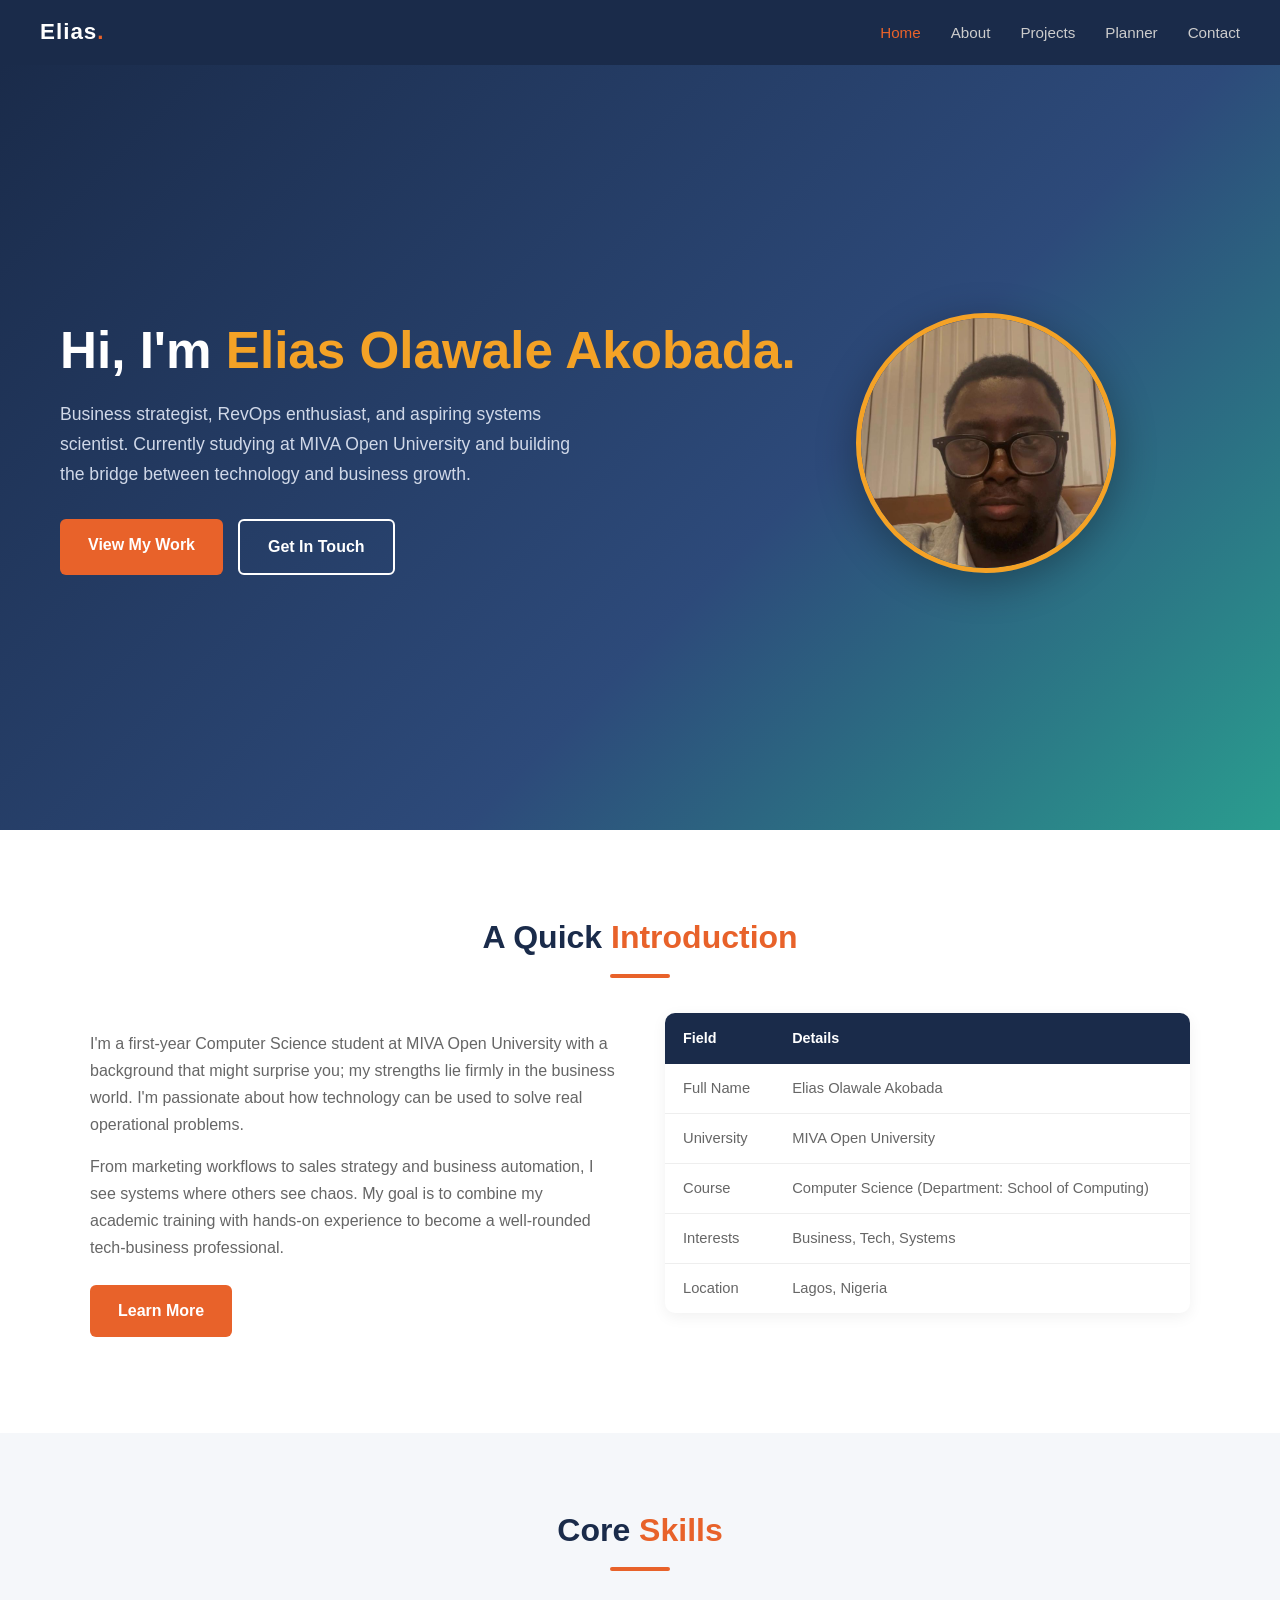
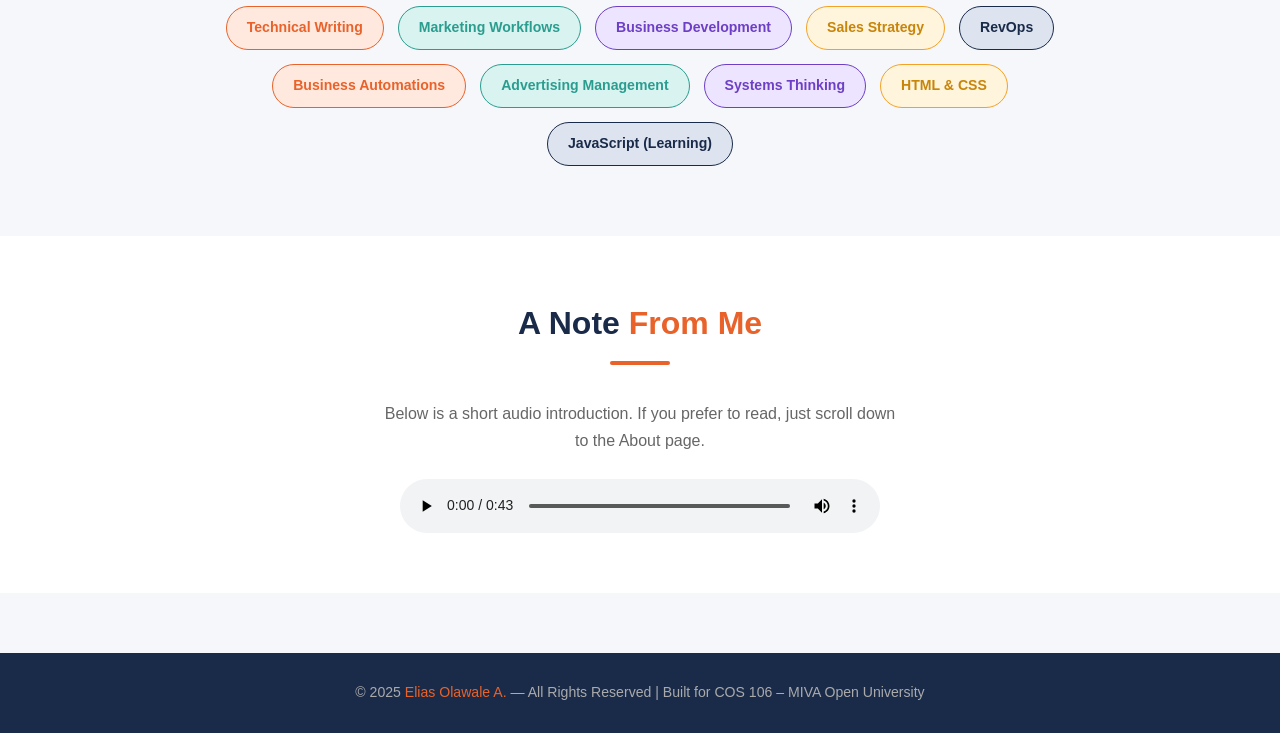
<file: index.html>
<!DOCTYPE html>
<html lang="en">
<head>
  <meta charset="UTF-8" />
  <meta name="viewport" content="width=device-width, initial-scale=1.0"/>
  <title>Elias Olawale A. | Portfolio</title>
  <link rel="stylesheet" href="style.css" />
</head>
<body>

  <nav>
    <a href="index.html" class="nav-logo">Elias<span>.</span></a>
    <ul class="nav-links" id="nav-links">
      <li><a href="index.html" class="active">Home</a></li>
      <li><a href="about.html">About</a></li>
      <li><a href="projects.html">Projects</a></li>
      <li><a href="planner.html">Planner</a></li>
      <li><a href="contact.html">Contact</a></li>
    </ul>
    <button class="hamburger" onclick="toggleNav()" aria-label="Toggle menu">
      <span></span><span></span><span></span>
    </button>
  </nav>

  <!-- HERO -->
  <section class="hero fade-up">
    <div class="hero-text">
      <h1>Hi, I'm <span>Elias Olawale Akobada.</span></h1>
      <p>Business strategist, RevOps enthusiast, and aspiring systems scientist. Currently studying at MIVA Open University and building the bridge between technology and business growth.</p>
      <div class="hero-btns">
        <a href="projects.html" class="btn-primary">View My Work</a>
        <a href="contact.html" class="btn-secondary">Get In Touch</a>
      </div>
    </div>
    <div class="hero-img">
  <img src="./me.jpeg" alt="Hero Image" class="profile-img">
</div>
  </section>

  <!-- QUICK BIO -->
  <section class="about-preview">
    <h2 class="section-title">A Quick <span>Introduction</span></h2>
    <div class="divider"></div>
    <div class="about-grid">
      <div>
        <p>I'm a first-year Computer Science student at MIVA Open University with a background that might surprise you; my strengths lie firmly in the business world. I'm passionate about how technology can be used to solve real operational problems.</p>
        <p>From marketing workflows to sales strategy and business automation, I see systems where others see chaos. My goal is to combine my academic training with hands-on experience to become a well-rounded tech-business professional.</p>
        <a href="about.html" class="btn-primary" style="display:inline-block; margin-top:10px;">Learn More</a>
      </div>
      <div>
        <!-- quick facts table -->
        <table class="edu-table">
          <thead>
            <tr>
              <th>Field</th>
              <th>Details</th>
            </tr>
          </thead>
          <tbody>
            <tr>
              <td>Full Name</td>
              <td>Elias Olawale Akobada</td>
            </tr>
            <tr>
              <td>University</td>
              <td>MIVA Open University</td>
            </tr>
            <tr>
              <td>Course</td>
              <td>Computer Science (Department: School of Computing)</td>
            </tr>
            <tr>
              <td>Interests</td>
              <td>Business, Tech, Systems</td>
            </tr>
            <tr>
              <td>Location</td>
              <td>Lagos, Nigeria</td>
            </tr>
          </tbody>
        </table>
      </div>
    </div>
  </section>

  <!-- SKILLS PREVIEW -->
  <section class="skills-preview">
    <h2 class="section-title">Core <span>Skills</span></h2>
    <div class="divider"></div>
    <div class="skills-grid">
      <span class="skill-tag orange">Technical Writing</span>
      <span class="skill-tag teal">Marketing Workflows</span>
      <span class="skill-tag purple">Business Development</span>
      <span class="skill-tag gold">Sales Strategy</span>
      <span class="skill-tag navy">RevOps</span>
      <span class="skill-tag orange">Business Automations</span>
      <span class="skill-tag teal">Advertising Management</span>
      <span class="skill-tag purple">Systems Thinking</span>
      <span class="skill-tag gold">HTML & CSS</span>
      <span class="skill-tag navy">JavaScript (Learning)</span>
    </div>
  </section>

  <!-- AUDIO INTRO SECTION (multimedia req) -->
  <section style="background: white; padding: 60px; text-align: center;">
    <h2 class="section-title">A Note <span>From Me</span></h2>
    <div class="divider"></div>
    <p style="color: var(--grey); max-width: 520px; margin: 0 auto 25px;">
      Below is a short audio introduction. If you prefer to read, just scroll down to the About page.
    </p>
    <audio controls style="width:100%; max-width:480px; display:block; margin: 0 auto;">
      <source src="intro.mp3" type="audio/mpeg">
      Your browser doesn't support the audio element — that's alright, check out the About page instead.
    </audio>
  
  </section>

  <footer>
    <p>&copy; 2025 <span>Elias Olawale A.</span> — All Rights Reserved | Built for COS 106 – MIVA Open University</p>
  </footer>

  <script src="main.js"></script>
</body>
</html>
</file>
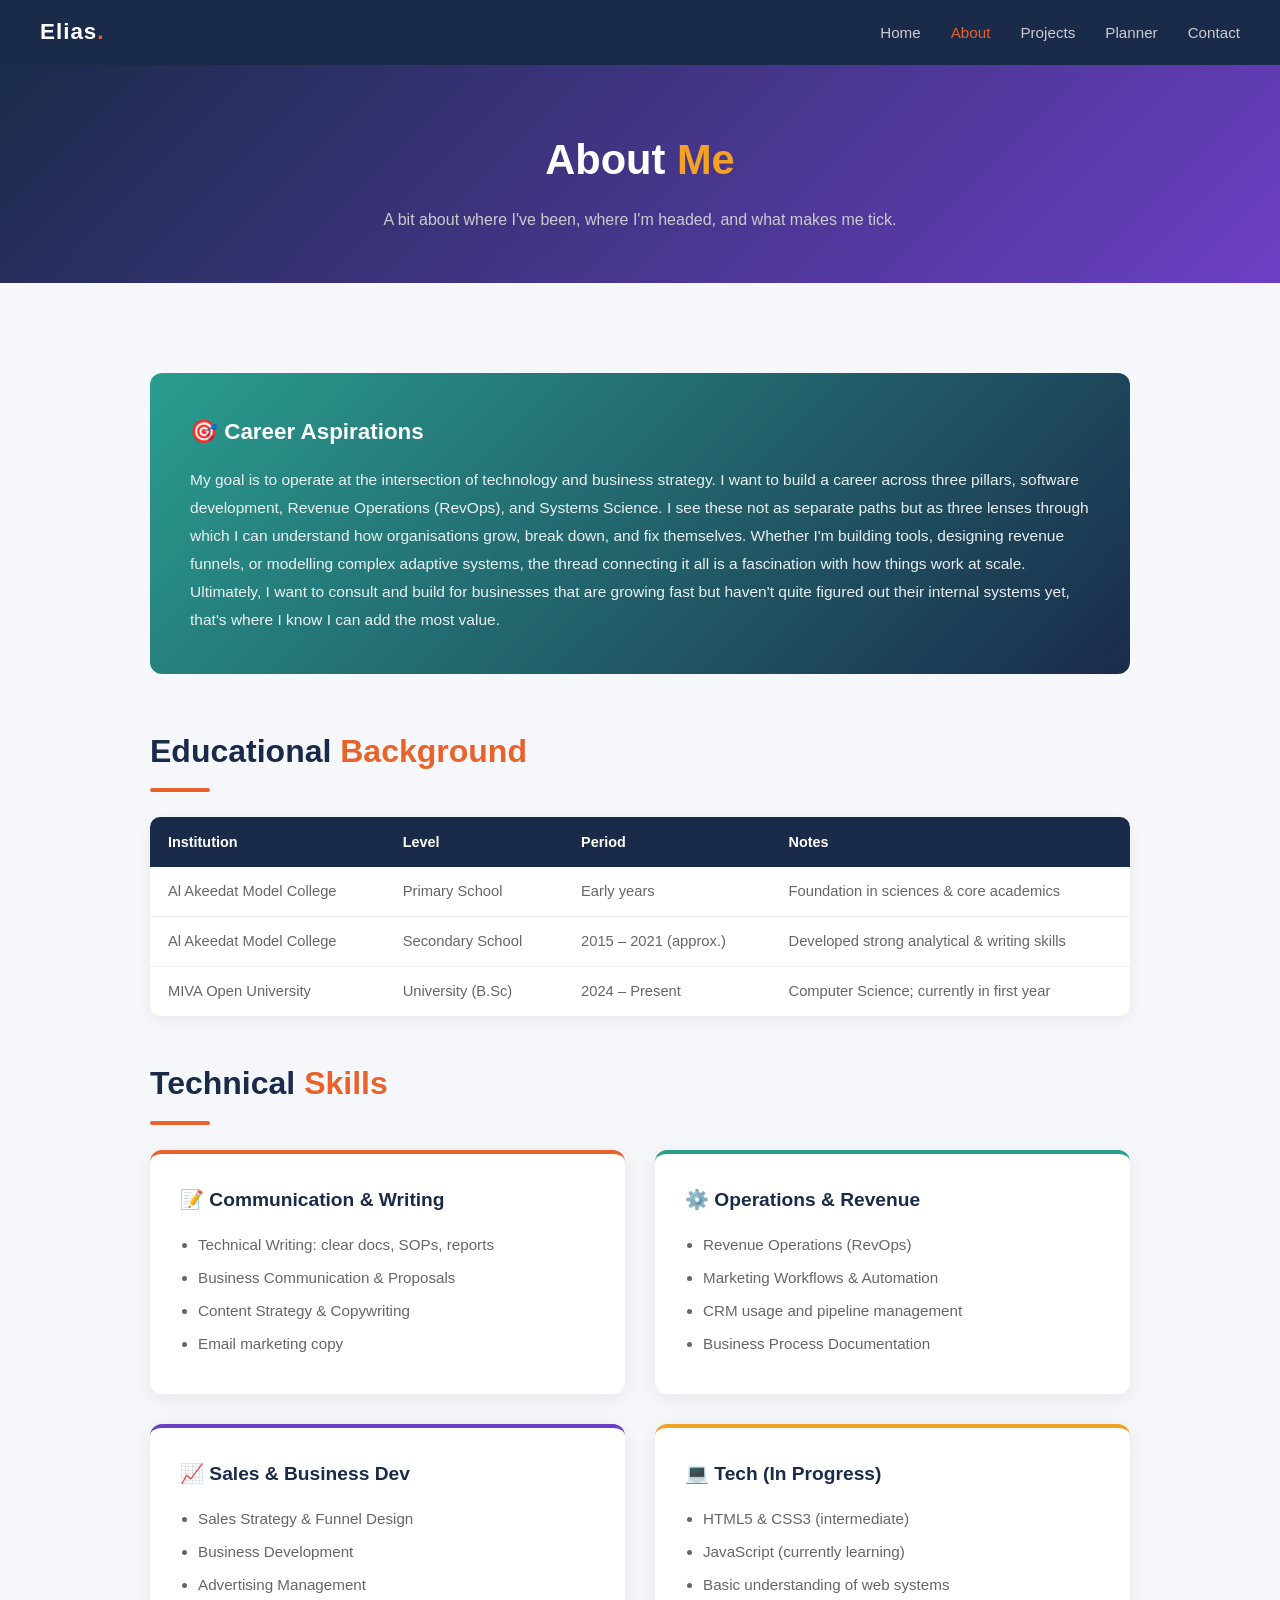
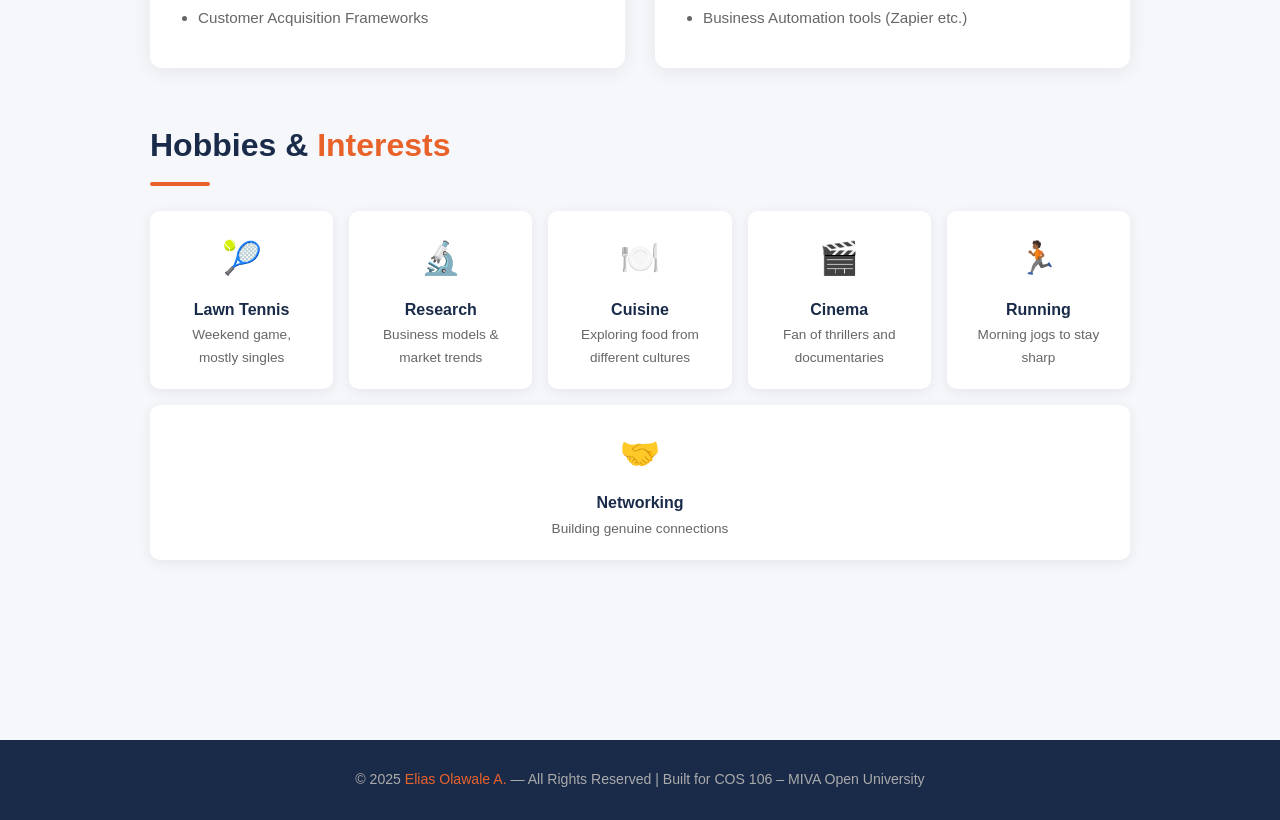
<file: about.html>
<!DOCTYPE html>
<html lang="en">
<head>
  <meta charset="UTF-8" />
  <meta name="viewport" content="width=device-width, initial-scale=1.0"/>
  <title>About Me | Elias Olawale A.</title>
  <link rel="stylesheet" href="style.css" />
</head>
<body>

  <nav>
    <a href="index.html" class="nav-logo">Elias<span>.</span></a>
    <ul class="nav-links" id="nav-links">
      <li><a href="index.html">Home</a></li>
      <li><a href="about.html" class="active">About</a></li>
      <li><a href="projects.html">Projects</a></li>
      <li><a href="planner.html">Planner</a></li>
      <li><a href="contact.html">Contact</a></li>
    </ul>
    <button class="hamburger" onclick="toggleNav()" aria-label="Toggle menu">
      <span></span><span></span><span></span>
    </button>
  </nav>

  <section class="page-hero">
    <h1>About <span style="color: var(--gold);">Me</span></h1>
    <p>A bit about where I've been, where I'm headed, and what makes me tick.</p>
  </section>

  <div class="about-page fade-up">

    <!-- CAREER ASPIRATIONS -->
    <div class="aspirations-block" style="margin-top: 20px;">
      <h3>🎯 Career Aspirations</h3>
      <p>My goal is to operate at the intersection of technology and business strategy. I want to build a career across three pillars, software development, Revenue Operations (RevOps), and Systems Science. I see these not as separate paths but as three lenses through which I can understand how organisations grow, break down, and fix themselves. Whether I'm building tools, designing revenue funnels, or modelling complex adaptive systems, the thread connecting it all is a fascination with how things work at scale. Ultimately, I want to consult and build for businesses that are growing fast but haven't quite figured out their internal systems yet, that's where I know I can add the most value.</p>
    </div>

    <!-- EDUCATION BACKGROUND -->
    <h2 class="section-title" style="text-align:left; margin-top: 50px; margin-bottom: 8px;">Educational <span>Background</span></h2>
    <div class="divider" style="margin: 10px 0 25px;"></div>

    <table class="edu-table">
      <thead>
        <tr>
          <th>Institution</th>
          <th>Level</th>
          <th>Period</th>
          <th>Notes</th>
        </tr>
      </thead>
      <tbody>
        <tr>
          <td>Al Akeedat Model College</td>
          <td>Primary School</td>
          <td>Early years</td>
          <td>Foundation in sciences & core academics</td>
        </tr>
        <tr>
          <td>Al Akeedat Model College</td>
          <td>Secondary School</td>
          <td>2015 – 2021 (approx.)</td>
          <td>Developed strong analytical &amp; writing skills</td>
        </tr>
        <tr>
          <td>MIVA Open University</td>
          <td>University (B.Sc)</td>
          <td>2024 – Present</td>
          <td>Computer Science; currently in first year</td>
        </tr>
      </tbody>
    </table>

    <!-- SKILLS CARDS -->
    <h2 class="section-title" style="text-align:left; margin-bottom: 8px;">Technical <span>Skills</span></h2>
    <div class="divider" style="margin: 10px 0 25px;"></div>

    <div class="about-cards">
      <div class="card">
        <h3>📝 Communication & Writing</h3>
        <ul>
          <li>Technical Writing: clear docs, SOPs, reports</li>
          <li>Business Communication & Proposals</li>
          <li>Content Strategy & Copywriting</li>
          <li>Email marketing copy</li>
        </ul>
      </div>

      <div class="card teal-top">
        <h3>⚙️ Operations & Revenue</h3>
        <ul>
          <li>Revenue Operations (RevOps)</li>
          <li>Marketing Workflows & Automation</li>
          <li>CRM usage and pipeline management</li>
          <li>Business Process Documentation</li>
        </ul>
      </div>

      <div class="card purple-top">
        <h3>📈 Sales & Business Dev</h3>
        <ul>
          <li>Sales Strategy & Funnel Design</li>
          <li>Business Development</li>
          <li>Advertising Management</li>
          <li>Customer Acquisition Frameworks</li>
        </ul>
      </div>

      <div class="card gold-top">
        <h3>💻 Tech (In Progress)</h3>
        <ul>
          <li>HTML5 & CSS3 (intermediate)</li>
          <li>JavaScript (currently learning)</li>
          <li>Basic understanding of web systems</li>
          <li>Business Automation tools (Zapier etc.)</li>
        </ul>
      </div>
    </div>

    <!-- HOBBIES -->
    <h2 class="section-title" style="text-align:left; margin-bottom: 8px;">Hobbies & <span>Interests</span></h2>
    <div class="divider" style="margin: 10px 0 25px;"></div>

    <div style="display: flex; flex-wrap: wrap; gap: 16px; margin-bottom: 50px;">
      <div style="background:white; border-radius:10px; padding: 20px 24px; box-shadow: 0 3px 14px rgba(0,0,0,0.07); flex:1; min-width:180px; text-align:center;">
        <div style="font-size: 2rem;">🎾</div>
        <p style="margin-top:10px; font-weight:600; color:var(--navy);">Lawn Tennis</p>
        <p style="font-size:0.85rem; color:var(--grey);">Weekend game, mostly singles</p>
      </div>
      <div style="background:white; border-radius:10px; padding: 20px 24px; box-shadow: 0 3px 14px rgba(0,0,0,0.07); flex:1; min-width:180px; text-align:center;">
        <div style="font-size: 2rem;">🔬</div>
        <p style="margin-top:10px; font-weight:600; color:var(--navy);">Research</p>
        <p style="font-size:0.85rem; color:var(--grey);">Business models & market trends</p>
      </div>
      <div style="background:white; border-radius:10px; padding: 20px 24px; box-shadow: 0 3px 14px rgba(0,0,0,0.07); flex:1; min-width:180px; text-align:center;">
        <div style="font-size: 2rem;">🍽️</div>
        <p style="margin-top:10px; font-weight:600; color:var(--navy);">Cuisine</p>
        <p style="font-size:0.85rem; color:var(--grey);">Exploring food from different cultures</p>
      </div>
      <div style="background:white; border-radius:10px; padding: 20px 24px; box-shadow: 0 3px 14px rgba(0,0,0,0.07); flex:1; min-width:180px; text-align:center;">
        <div style="font-size: 2rem;">🎬</div>
        <p style="margin-top:10px; font-weight:600; color:var(--navy);">Cinema</p>
        <p style="font-size:0.85rem; color:var(--grey);">Fan of thrillers and documentaries</p>
      </div>
      <div style="background:white; border-radius:10px; padding: 20px 24px; box-shadow: 0 3px 14px rgba(0,0,0,0.07); flex:1; min-width:180px; text-align:center;">
        <div style="font-size: 2rem;">🏃🏾</div>
        <p style="margin-top:10px; font-weight:600; color:var(--navy);">Running</p>
        <p style="font-size:0.85rem; color:var(--grey);">Morning jogs to stay sharp</p>
      </div>
      <div style="background:white; border-radius:10px; padding: 20px 24px; box-shadow: 0 3px 14px rgba(0,0,0,0.07); flex:1; min-width:180px; text-align:center;">
        <div style="font-size: 2rem;">🤝</div>
        <p style="margin-top:10px; font-weight:600; color:var(--navy);">Networking</p>
        <p style="font-size:0.85rem; color:var(--grey);">Building genuine connections</p>
      </div>
    </div>

  </div>

  <footer>
    <p>&copy; 2025 <span>Elias Olawale A.</span> — All Rights Reserved | Built for COS 106 – MIVA Open University</p>
  </footer>

  <script src="main.js"></script>
</body>
</html>
</file>
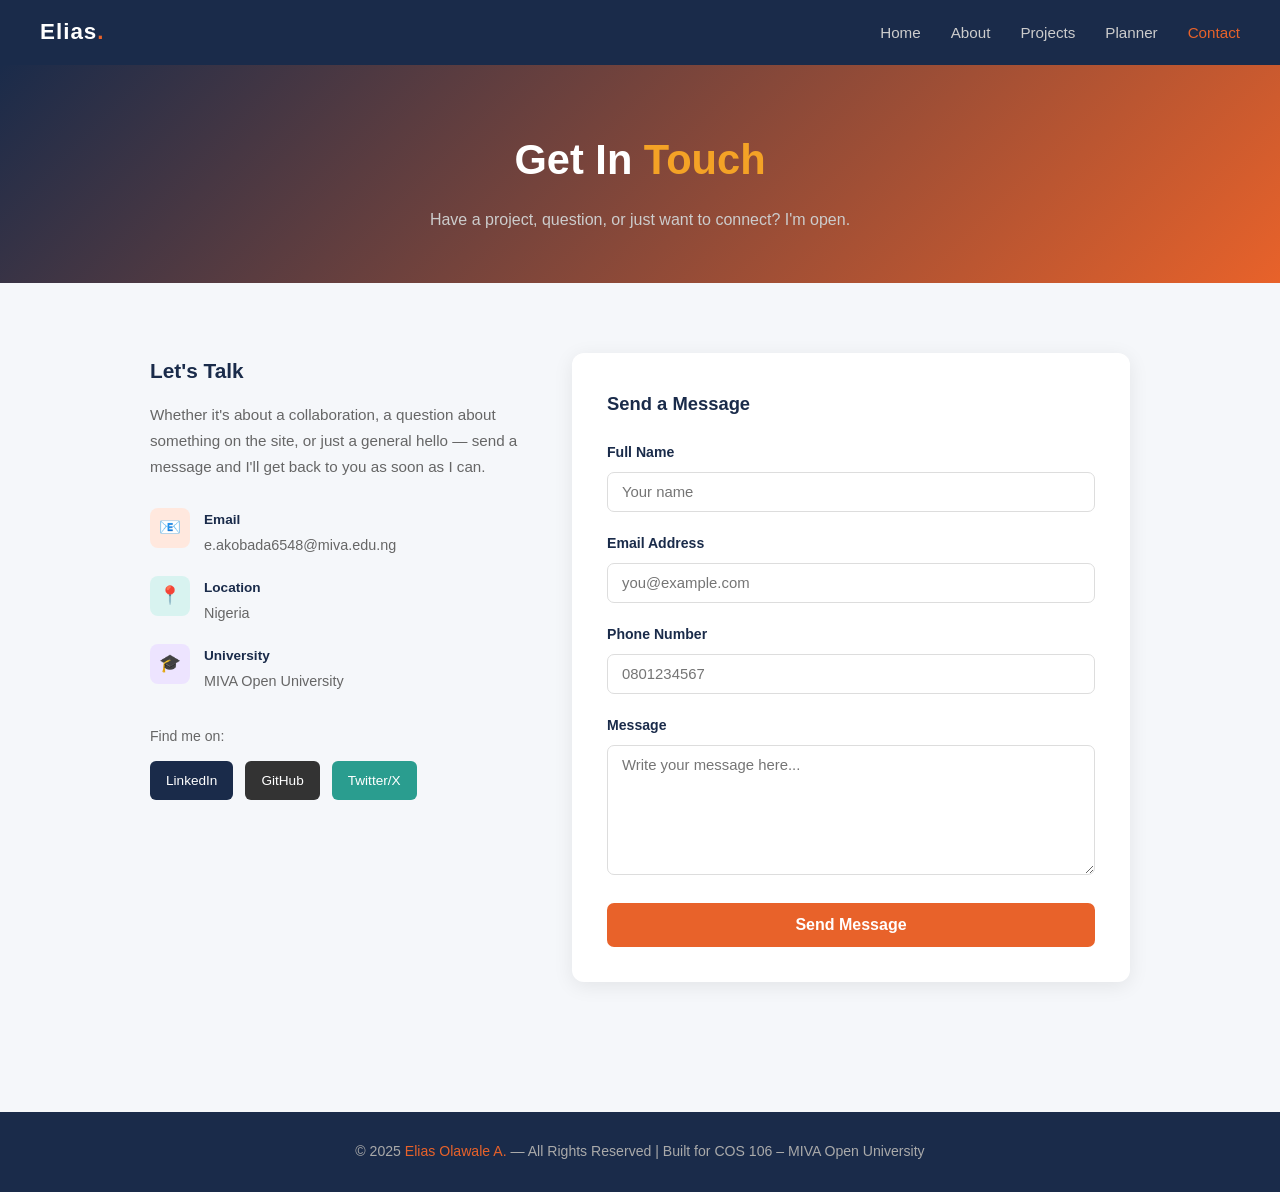
<file: contact.html>
<!DOCTYPE html>
<html lang="en">
<head>
  <meta charset="UTF-8" />
  <meta name="viewport" content="width=device-width, initial-scale=1.0"/>
  <title>Contact | Elias Olawale A.</title>
  <link rel="stylesheet" href="style.css" />
</head>
<body>

  <nav>
    <a href="index.html" class="nav-logo">Elias<span>.</span></a>
    <ul class="nav-links" id="nav-links">
      <li><a href="index.html">Home</a></li>
      <li><a href="about.html">About</a></li>
      <li><a href="projects.html">Projects</a></li>
      <li><a href="planner.html">Planner</a></li>
      <li><a href="contact.html" class="active">Contact</a></li>
    </ul>
    <button class="hamburger" onclick="toggleNav()" aria-label="Toggle menu">
      <span></span><span></span><span></span>
    </button>
  </nav>

  <section class="page-hero" style="background: linear-gradient(135deg, var(--navy), var(--orange));">
    <h1>Get In <span style="color: var(--gold);">Touch</span></h1>
    <p>Have a project, question, or just want to connect? I'm open.</p>
  </section>

  <section class="contact-page fade-up">
    <div class="contact-layout">

      <!-- LEFT: INFO -->
      <div class="contact-info">
        <h3>Let's Talk</h3>
        <p>Whether it's about a collaboration, a question about something on the site, or just a general hello — send a message and I'll get back to you as soon as I can.</p>

        <div class="contact-detail">
          <div class="c-icon orange">📧</div>
          <div class="c-detail-text">
            <strong>Email</strong>
            <span>e.akobada6548@miva.edu.ng</span>
          </div>
        </div>

        <div class="contact-detail">
          <div class="c-icon teal">📍</div>
          <div class="c-detail-text">
            <strong>Location</strong>
            <span>Nigeria</span>
          </div>
        </div>

        <div class="contact-detail">
          <div class="c-icon purple">🎓</div>
          <div class="c-detail-text">
            <strong>University</strong>
            <span>MIVA Open University</span>
          </div>
        </div>

        <div style="margin-top: 30px;">
          <p style="font-size: 0.88rem; color: var(--grey); margin-bottom: 12px;">Find me on:</p>
          <div style="display:flex; gap:12px; flex-wrap:wrap;">
            <a href="https://www.linkedin.com/in/elias-a-91085218b" style="background: var(--navy); color:white; padding: 8px 16px; border-radius:6px; text-decoration:none; font-size:0.85rem;">LinkedIn</a>
            <a href="https://github.com/electricityflowsinmyveins" style="background: #333; color:white; padding: 8px 16px; border-radius:6px; text-decoration:none; font-size:0.85rem;">GitHub</a>
            <a href="https://x.com/elinickflow?s=11" style="background: var(--teal); color:white; padding: 8px 16px; border-radius:6px; text-decoration:none; font-size:0.85rem;">Twitter/X</a>
          </div>
        </div>
      </div>

      <!-- RIGHT: FORM -->
      <div class="contact-form">
        <h3 style="color: var(--navy); margin-bottom: 22px; font-size: 1.15rem;">Send a Message</h3>

        <div class="form-group">
          <label for="c-name">Full Name</label>
          <input type="text" id="c-name" placeholder="Your name" />
          <span class="error-msg" id="err-name">Name can't be empty.</span>
        </div>

        <div class="form-group">
          <label for="c-email">Email Address</label>
          <input type="text" id="c-email" placeholder="you@example.com" />
          <span class="error-msg" id="err-email">Enter a valid email address.</span>
        </div>

        <div class="form-group">
          <label for="c-phone">Phone Number</label>
          <input type="text" id="c-phone" placeholder="0801234567" />
          <span class="error-msg" id="err-phone">Phone should only contain numbers.</span>
        </div>

        <div class="form-group">
          <label for="c-msg">Message</label>
          <textarea id="c-msg" placeholder="Write your message here..."></textarea>
          <span class="error-msg" id="err-msg">Please include a message.</span>
        </div>

        <button class="submit-btn" onclick="validateContactForm()">Send Message</button>

        <div class="success-msg" id="success-msg">
          ✅ Message sent! I'll get back to you soon.
        </div>
      </div>
    </div>
  </section>

  <footer>
    <p>&copy; 2025 <span>Elias Olawale A.</span> — All Rights Reserved | Built for COS 106 – MIVA Open University</p>
  </footer>

  <script src="contact.js"></script>
  <script src="main.js"></script>
</body>
</html>
</file>
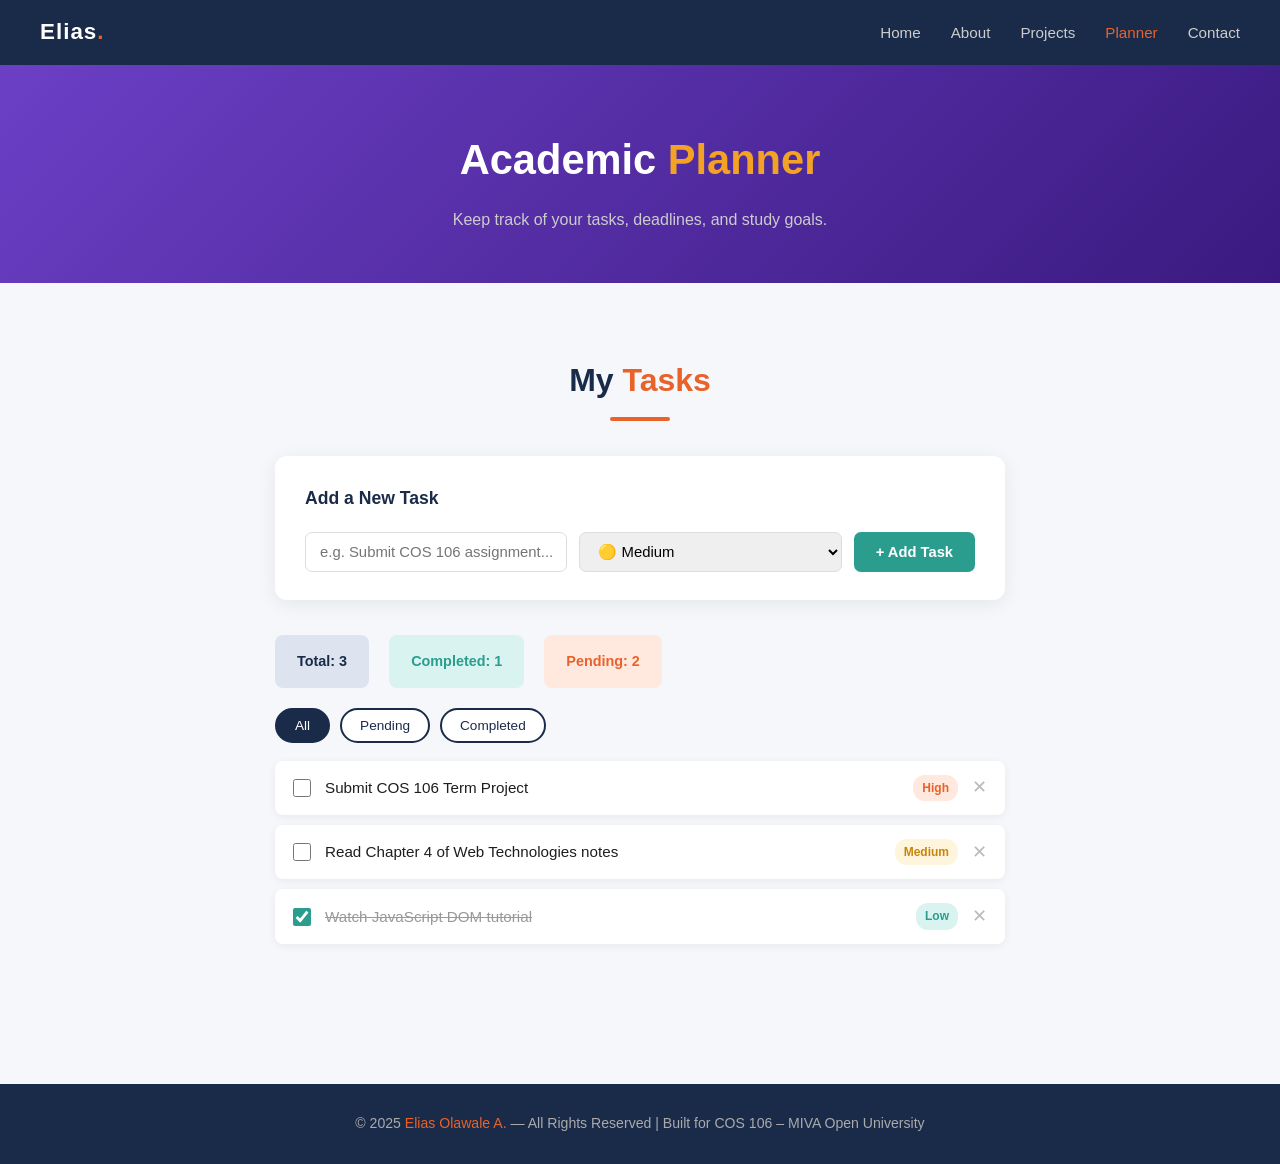
<file: planner.html>
<!DOCTYPE html>
<html lang="en">
<head>
  <meta charset="UTF-8" />
  <meta name="viewport" content="width=device-width, initial-scale=1.0"/>
  <title>Academic Planner | Elias Olawale A.</title>
  <link rel="stylesheet" href="style.css" />
</head>
<body>

  <nav>
    <a href="index.html" class="nav-logo">Elias<span>.</span></a>
    <ul class="nav-links" id="nav-links">
      <li><a href="index.html">Home</a></li>
      <li><a href="about.html">About</a></li>
      <li><a href="projects.html">Projects</a></li>
      <li><a href="planner.html" class="active">Planner</a></li>
      <li><a href="contact.html">Contact</a></li>
    </ul>
    <button class="hamburger" onclick="toggleNav()" aria-label="Toggle menu">
      <span></span><span></span><span></span>
    </button>
  </nav>

  <section class="page-hero" style="background: linear-gradient(135deg, var(--purple), #3a1a80);">
    <h1>Academic <span style="color: var(--gold);">Planner</span></h1>
    <p>Keep track of your tasks, deadlines, and study goals.</p>
  </section>

  <section class="planner-page fade-up">
    <h2 class="section-title">My <span>Tasks</span></h2>
    <div class="divider"></div>

    <!-- Add Task -->
    <div class="planner-input-area">
      <h3>Add a New Task</h3>
      <div class="planner-row">
        <input type="text" id="task-input" placeholder="e.g. Submit COS 106 assignment..." />
        <select id="priority-select">
          <option value="high">🔴 High Priority</option>
          <option value="medium" selected>🟡 Medium</option>
          <option value="low">🟢 Low</option>
        </select>
        <button onclick="addTask()">+ Add Task</button>
      </div>
      <p id="add-error" style="color: #e74c3c; font-size:0.82rem; margin-top:8px; display:none;">Please type something before adding a task.</p>
    </div>

    <!-- Stats -->
    <div class="task-stats">
      <div class="stat-box total">Total: <span id="count-total">0</span></div>
      <div class="stat-box done">Completed: <span id="count-done">0</span></div>
      <div class="stat-box pending">Pending: <span id="count-pending">0</span></div>
    </div>

    <!-- Filter buttons -->
    <div style="margin-bottom: 18px; display:flex; gap:10px; flex-wrap:wrap;">
      <button onclick="filterTasks('all')" id="btn-all" style="padding:8px 18px; border-radius:20px; border:2px solid var(--navy); background:var(--navy); color:white; cursor:pointer; font-size:0.85rem;">All</button>
      <button onclick="filterTasks('pending')" id="btn-pending" style="padding:8px 18px; border-radius:20px; border:2px solid var(--navy); background:white; color:var(--navy); cursor:pointer; font-size:0.85rem;">Pending</button>
      <button onclick="filterTasks('completed')" id="btn-completed" style="padding:8px 18px; border-radius:20px; border:2px solid var(--navy); background:white; color:var(--navy); cursor:pointer; font-size:0.85rem;">Completed</button>
    </div>

    <!-- Task List -->
    <ul id="task-list">
      <li class="empty-tasks" id="empty-msg">No tasks yet — add one above to get started!</li>
    </ul>

  </section>

  <footer>
    <p>&copy; 2025 <span>Elias Olawale A.</span> — All Rights Reserved | Built for COS 106 – MIVA Open University</p>
  </footer>

  <script src="planner.js"></script>
  <script src="main.js"></script>
</body>
</html>
</file>
<file: style.css>
/* ===== GLOBAL STYLES ===== */
* {
  margin: 0;
  padding: 0;
  box-sizing: border-box;
}

:root {
  --navy: #1a2b4a;
  --orange: #e8622a;
  --teal: #2a9d8f;
  --purple: #6c3fc5;
  --gold: #f4a226;
  --light-bg: #f5f7fa;
  --white: #ffffff;
  --dark-text: #1e1e1e;
  --grey: #666;
}

body {
  font-family: 'Segoe UI', Tahoma, Geneva, Verdana, sans-serif;
  color: var(--dark-text);
  background: var(--light-bg);
  line-height: 1.7;
}

/* ===== NAVBAR ===== */
nav {
  background: var(--navy);
  padding: 0px 40px;
  display: flex;
  justify-content: space-between;
  align-items: center;
  position: sticky;
  top: 0;
  z-index: 100;
  height: 65px;
}

.nav-logo {
  color: var(--white);
  font-size: 1.4rem;
  font-weight: 700;
  text-decoration: none;
  letter-spacing: 1px;
}

.nav-logo span {
  color: var(--orange);
}

.nav-links {
  list-style: none;
  display: flex;
  gap: 30px;
}

.nav-links a {
  color: #ccc;
  text-decoration: none;
  font-size: 0.95rem;
  transition: color 0.3s;
}

.nav-links a:hover,
.nav-links a.active {
  color: var(--orange);
}

/* hamburger hidden by default */
.hamburger {
  display: none;
  flex-direction: column;
  gap: 5px;
  cursor: pointer;
  background: none;
  border: none;
}

.hamburger span {
  width: 25px;
  height: 3px;
  background: white;
  display: block;
}

/* ===== HERO ===== */
.hero {
  background: linear-gradient(135deg, var(--navy) 0%, #2d4a7a 60%, var(--teal) 100%);
  color: white;
  padding: 90px 60px;
  display: flex;
  align-items: center;
  gap: 60px;
  min-height: 85vh;
}

.hero-text h1 {
  font-size: 3.2rem;
  font-weight: 800;
  line-height: 1.2;
}

.hero-text h1 span {
  color: var(--gold);
}

.hero-text p {
  margin-top: 18px;
  font-size: 1.1rem;
  color: #d0d8e8;
  max-width: 520px;
}

.hero-btns {
  margin-top: 30px;
  display: flex;
  gap: 15px;
  flex-wrap: wrap;
}

.btn-primary {
  background: var(--orange);
  color: white;
  padding: 12px 28px;
  border-radius: 6px;
  text-decoration: none;
  font-weight: 600;
  transition: background 0.3s;
}

.btn-primary:hover {
  background: #c9521e;
}

.btn-secondary {
  border: 2px solid white;
  color: white;
  padding: 12px 28px;
  border-radius: 6px;
  text-decoration: none;
  font-weight: 600;
  transition: all 0.3s;
}

.btn-secondary:hover {
  background: white;
  color: var(--navy);
}

.hero-img {
  flex-shrink: 0;
}

.hero-img img {
  width: 260px;
  height: 260px;
  border-radius: 50%;
  object-fit: cover;
  border: 5px solid var(--gold);
  box-shadow: 0 10px 40px rgba(0,0,0,0.3);
}

.hero-img .profile-img {
  width: 260px;
  height: 260px;
  border-radius: 50%;
  object-fit: cover; 
  border: 5px solid var(--gold);
  box-shadow: 0 10px 40px rgba(0, 0, 0, 0.3);
}

/* ===== SECTION HEADERS ===== */
.section-title {
  text-align: center;
  font-size: 2rem;
  color: var(--navy);
  margin-bottom: 8px;
  font-weight: 700;
}

.section-title span {
  color: var(--orange);
}

.section-sub {
  text-align: center;
  color: var(--grey);
  margin-bottom: 45px;
  font-size: 0.97rem;
}

.divider {
  width: 60px;
  height: 4px;
  background: var(--orange);
  margin: 10px auto 35px;
  border-radius: 2px;
}

/* ===== ABOUT SECTION ON HOMEPAGE ===== */
.about-preview {
  padding: 80px 60px;
  background: white;
}

.about-grid {
  display: grid;
  grid-template-columns: 1fr 1fr;
  gap: 50px;
  max-width: 1100px;
  margin: 0 auto;
  align-items: center;
}

.about-grid p {
  color: var(--grey);
  margin-bottom: 14px;
  font-size: 1rem;
}

/* ===== SKILLS PREVIEW HOME ===== */
.skills-preview {
  padding: 70px 60px;
  background: var(--light-bg);
}

.skills-grid {
  display: flex;
  flex-wrap: wrap;
  gap: 14px;
  max-width: 900px;
  margin: 0 auto;
  justify-content: center;
}

.skill-tag {
  padding: 9px 20px;
  border-radius: 30px;
  font-size: 0.88rem;
  font-weight: 600;
  cursor: default;
}

.skill-tag.orange { background: #ffe8de; color: var(--orange); border: 1.5px solid var(--orange); }
.skill-tag.teal { background: #d8f3f0; color: var(--teal); border: 1.5px solid var(--teal); }
.skill-tag.purple { background: #ede4ff; color: var(--purple); border: 1.5px solid var(--purple); }
.skill-tag.gold { background: #fff4dc; color: #c7850a; border: 1.5px solid var(--gold); }
.skill-tag.navy { background: #dde4ef; color: var(--navy); border: 1.5px solid var(--navy); }

/* ===== ABOUT PAGE ===== */
.page-hero {
  background: linear-gradient(135deg, var(--navy), var(--purple));
  color: white;
  padding: 60px 60px 50px;
  text-align: center;
}

.page-hero h1 {
  font-size: 2.6rem;
  font-weight: 800;
}

.page-hero p {
  color: #ccc;
  margin-top: 10px;
  font-size: 1rem;
}

.about-page {
  padding: 70px 60px;
  max-width: 1100px;
  margin: 0 auto;
}

.about-cards {
  display: grid;
  grid-template-columns: 1fr 1fr;
  gap: 30px;
  margin-bottom: 50px;
}

.card {
  background: white;
  border-radius: 12px;
  padding: 30px;
  box-shadow: 0 4px 20px rgba(0,0,0,0.07);
  border-top: 4px solid var(--orange);
}

.card.teal-top { border-top-color: var(--teal); }
.card.purple-top { border-top-color: var(--purple); }
.card.gold-top { border-top-color: var(--gold); }

.card h3 {
  font-size: 1.2rem;
  color: var(--navy);
  margin-bottom: 16px;
}

.card ul {
  padding-left: 18px;
  color: var(--grey);
}

.card ul li {
  margin-bottom: 7px;
  font-size: 0.95rem;
}

.card p {
  color: var(--grey);
  font-size: 0.95rem;
}

.aspirations-block {
  background: linear-gradient(135deg, var(--teal), var(--navy));
  color: white;
  border-radius: 12px;
  padding: 40px;
  margin-bottom: 40px;
}

.aspirations-block h3 {
  font-size: 1.4rem;
  margin-bottom: 15px;
}

.aspirations-block p {
  opacity: 0.9;
  font-size: 0.97rem;
  line-height: 1.8;
}

/* ===== PROJECTS PAGE ===== */
.projects-page {
  padding: 70px 60px;
  max-width: 1150px;
  margin: 0 auto;
}

.projects-grid {
  display: grid;
  grid-template-columns: repeat(auto-fit, minmax(300px, 1fr));
  gap: 28px;
}

.project-card {
  background: white;
  border-radius: 12px;
  overflow: hidden;
  box-shadow: 0 4px 20px rgba(0,0,0,0.08);
  transition: transform 0.3s, box-shadow 0.3s;
}

.project-card:hover {
  transform: translateY(-6px);
  box-shadow: 0 12px 35px rgba(0,0,0,0.13);
}

.project-thumb {
  height: 180px;
  display: flex;
  align-items: center;
  justify-content: center;
  font-size: 3rem;
}

.thumb-1 { background: linear-gradient(135deg, var(--orange), var(--gold)); }
.thumb-2 { background: linear-gradient(135deg, var(--teal), #1a7a70); }
.thumb-3 { background: linear-gradient(135deg, var(--purple), #4a2a90); }
.thumb-4 { background: linear-gradient(135deg, var(--navy), var(--teal)); }

.project-info {
  padding: 22px 24px;
}

.project-info h3 {
  font-size: 1.1rem;
  color: var(--navy);
  margin-bottom: 8px;
}

.project-info p {
  color: var(--grey);
  font-size: 0.9rem;
  margin-bottom: 14px;
  line-height: 1.6;
}

.project-tags {
  display: flex;
  flex-wrap: wrap;
  gap: 6px;
  margin-bottom: 14px;
}

.ptag {
  background: var(--light-bg);
  color: var(--navy);
  font-size: 0.78rem;
  padding: 3px 10px;
  border-radius: 20px;
  font-weight: 500;
}

.project-link {
  color: var(--orange);
  text-decoration: none;
  font-size: 0.88rem;
  font-weight: 600;
}

.project-link:hover {
  text-decoration: underline;
}

/* ===== PLANNER PAGE ===== */
.planner-page {
  padding: 70px 60px;
  max-width: 850px;
  margin: 0 auto;
}

.planner-input-area {
  background: white;
  border-radius: 12px;
  padding: 28px 30px;
  box-shadow: 0 4px 20px rgba(0,0,0,0.07);
  margin-bottom: 35px;
}

.planner-input-area h3 {
  color: var(--navy);
  margin-bottom: 18px;
  font-size: 1.1rem;
}

.planner-row {
  display: flex;
  gap: 12px;
  flex-wrap: wrap;
}

.planner-row input,
.planner-row select {
  flex: 1;
  min-width: 160px;
  padding: 10px 14px;
  border: 1.5px solid #ddd;
  border-radius: 7px;
  font-size: 0.93rem;
  outline: none;
}

.planner-row input:focus,
.planner-row select:focus {
  border-color: var(--teal);
}

.planner-row button {
  background: var(--teal);
  color: white;
  border: none;
  padding: 10px 22px;
  border-radius: 7px;
  cursor: pointer;
  font-weight: 600;
  font-size: 0.92rem;
  transition: background 0.3s;
}

.planner-row button:hover {
  background: #1e8a7e;
}

.task-stats {
  display: flex;
  gap: 20px;
  margin-bottom: 20px;
  flex-wrap: wrap;
}

.stat-box {
  padding: 14px 22px;
  border-radius: 8px;
  font-size: 0.9rem;
  font-weight: 600;
}

.stat-box.total { background: #dde4ef; color: var(--navy); }
.stat-box.done { background: #d8f3f0; color: var(--teal); }
.stat-box.pending { background: #ffe8de; color: var(--orange); }

#task-list {
  list-style: none;
}

.task-item {
  background: white;
  border-radius: 8px;
  padding: 14px 18px;
  margin-bottom: 10px;
  display: flex;
  align-items: center;
  gap: 14px;
  box-shadow: 0 2px 10px rgba(0,0,0,0.06);
  transition: opacity 0.3s;
}

.task-item.completed {
  opacity: 0.55;
}

.task-item.completed .task-text {
  text-decoration: line-through;
  color: #999;
}

.task-item input[type=checkbox] {
  width: 18px;
  height: 18px;
  accent-color: var(--teal);
  cursor: pointer;
}

.task-text {
  flex: 1;
  font-size: 0.95rem;
}

.task-badge {
  font-size: 0.75rem;
  padding: 3px 9px;
  border-radius: 12px;
  font-weight: 600;
}

.badge-high { background: #ffe8de; color: var(--orange); }
.badge-medium { background: #fff4dc; color: #c7850a; }
.badge-low { background: #d8f3f0; color: var(--teal); }

.task-delete {
  background: none;
  border: none;
  color: #bbb;
  cursor: pointer;
  font-size: 1.1rem;
  transition: color 0.3s;
}

.task-delete:hover { color: #e74c3c; }

.empty-tasks {
  text-align: center;
  color: #aaa;
  padding: 40px;
  font-size: 0.95rem;
}

/* ===== CONTACT PAGE ===== */
.contact-page {
  padding: 70px 60px;
  max-width: 1100px;
  margin: 0 auto;
}

.contact-layout {
  display: grid;
  grid-template-columns: 1fr 1.5fr;
  gap: 50px;
  align-items: start;
}

.contact-info h3 {
  font-size: 1.3rem;
  color: var(--navy);
  margin-bottom: 14px;
}

.contact-info p {
  color: var(--grey);
  font-size: 0.95rem;
  margin-bottom: 28px;
}

.contact-detail {
  display: flex;
  align-items: flex-start;
  gap: 14px;
  margin-bottom: 18px;
}

.c-icon {
  width: 40px;
  height: 40px;
  border-radius: 8px;
  display: flex;
  align-items: center;
  justify-content: center;
  font-size: 1.1rem;
  flex-shrink: 0;
}

.c-icon.orange { background: #ffe8de; }
.c-icon.teal { background: #d8f3f0; }
.c-icon.purple { background: #ede4ff; }

.c-detail-text strong {
  display: block;
  font-size: 0.85rem;
  color: var(--navy);
}

.c-detail-text span {
  font-size: 0.9rem;
  color: var(--grey);
}

.contact-form {
  background: white;
  border-radius: 12px;
  padding: 35px;
  box-shadow: 0 4px 20px rgba(0,0,0,0.08);
}

.form-group {
  margin-bottom: 20px;
}

.form-group label {
  display: block;
  font-size: 0.88rem;
  font-weight: 600;
  color: var(--navy);
  margin-bottom: 7px;
}

.form-group input,
.form-group textarea {
  width: 100%;
  padding: 11px 14px;
  border: 1.5px solid #ddd;
  border-radius: 7px;
  font-size: 0.93rem;
  outline: none;
  font-family: inherit;
  transition: border-color 0.3s;
}

.form-group input:focus,
.form-group textarea:focus {
  border-color: var(--orange);
}

.form-group textarea {
  height: 130px;
  resize: vertical;
}

.form-group .error-msg {
  color: #e74c3c;
  font-size: 0.8rem;
  margin-top: 5px;
  display: none;
}

.form-group .error-msg.show {
  display: block;
}

.submit-btn {
  width: 100%;
  background: var(--orange);
  color: white;
  border: none;
  padding: 13px;
  border-radius: 7px;
  font-size: 1rem;
  font-weight: 700;
  cursor: pointer;
  transition: background 0.3s;
}

.submit-btn:hover {
  background: #c9521e;
}

.success-msg {
  display: none;
  background: #d8f3f0;
  color: var(--teal);
  border-radius: 7px;
  padding: 14px;
  text-align: center;
  font-weight: 600;
  margin-top: 15px;
}

/* ===== FOOTER ===== */
footer {
  background: var(--navy);
  color: #aaa;
  text-align: center;
  padding: 28px 40px;
  font-size: 0.88rem;
  margin-top: 60px;
}

footer span {
  color: var(--orange);
}

/* ===== ANIMATIONS ===== */
@keyframes fadeUp {
  from { opacity: 0; transform: translateY(30px); }
  to { opacity: 1; transform: translateY(0); }
}

.fade-up {
  animation: fadeUp 0.7s ease forwards;
}

/* ===== TABLE (ACADEMICS) ===== */
.edu-table {
  width: 100%;
  border-collapse: collapse;
  background: white;
  border-radius: 10px;
  overflow: hidden;
  box-shadow: 0 4px 15px rgba(0,0,0,0.06);
  margin-bottom: 40px;
}

.edu-table th {
  background: var(--navy);
  color: white;
  padding: 13px 18px;
  text-align: left;
  font-size: 0.9rem;
}

.edu-table td {
  padding: 12px 18px;
  border-bottom: 1px solid #eee;
  font-size: 0.92rem;
  color: var(--grey);
}

.edu-table tr:last-child td {
  border-bottom: none;
}

.edu-table tr:hover td {
  background: #f9f9f9;
}

/* ===== RESPONSIVE ===== */
@media (max-width: 768px) {

  nav {
    padding: 0 20px;
  }

  .nav-links {
    display: none;
    flex-direction: column;
    background: var(--navy);
    position: absolute;
    top: 65px;
    left: 0;
    width: 100%;
    padding: 20px;
    gap: 15px;
  }

  .nav-links.open {
    display: flex;
  }

  .hamburger {
    display: flex;
  }

  .hero {
    flex-direction: column-reverse;
    padding: 50px 25px;
    text-align: center;
    min-height: auto;
  }

  .hero-text h1 {
    font-size: 2.1rem;
  }

  .hero-btns {
    justify-content: center;
  }

  .about-grid, .about-cards, .contact-layout {
    grid-template-columns: 1fr;
  }

  .about-preview, .skills-preview, .projects-page,
  .planner-page, .about-page, .contact-page {
    padding: 50px 20px;
  }

  .page-hero {
    padding: 50px 25px;
  }

  .page-hero h1 { font-size: 2rem; }
}
</file>
